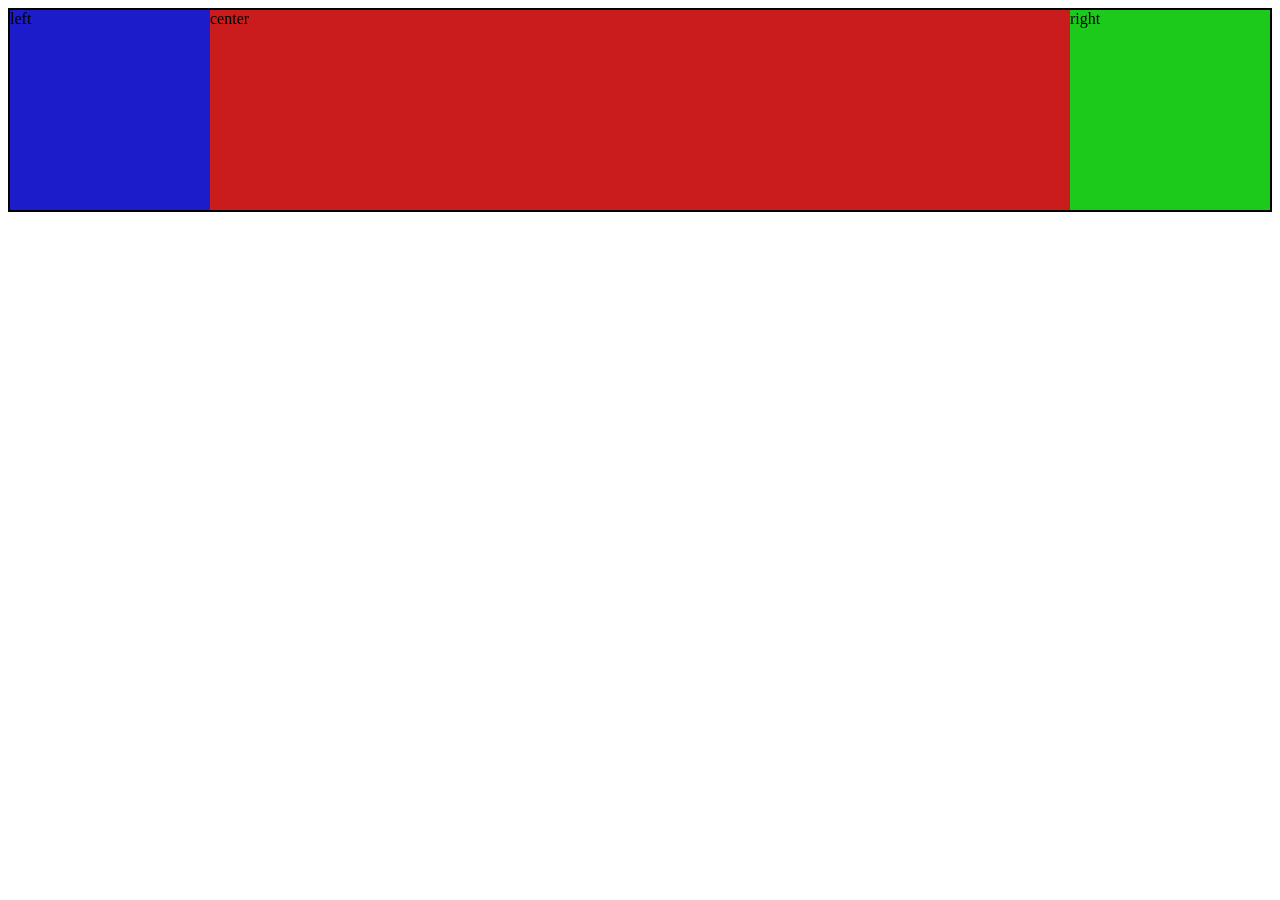
<file: problems/css-holy-grail-layout/index.html>
<!doctype html>
<html lang="zh-CN">
  <head>
    <meta charset="UTF-8" />
    <meta name="viewport" content="width=device-width, initial-scale=1.0" />
    <title>圣杯布局</title>
    <link rel="stylesheet" href="./style.css" />
  </head>

  <body>
    <div class="container">
      <main class="center">center</main>
      <aside class="left">left</aside>
      <aside class="right">right</aside>
    </div>
  </body>
</html>
</file>
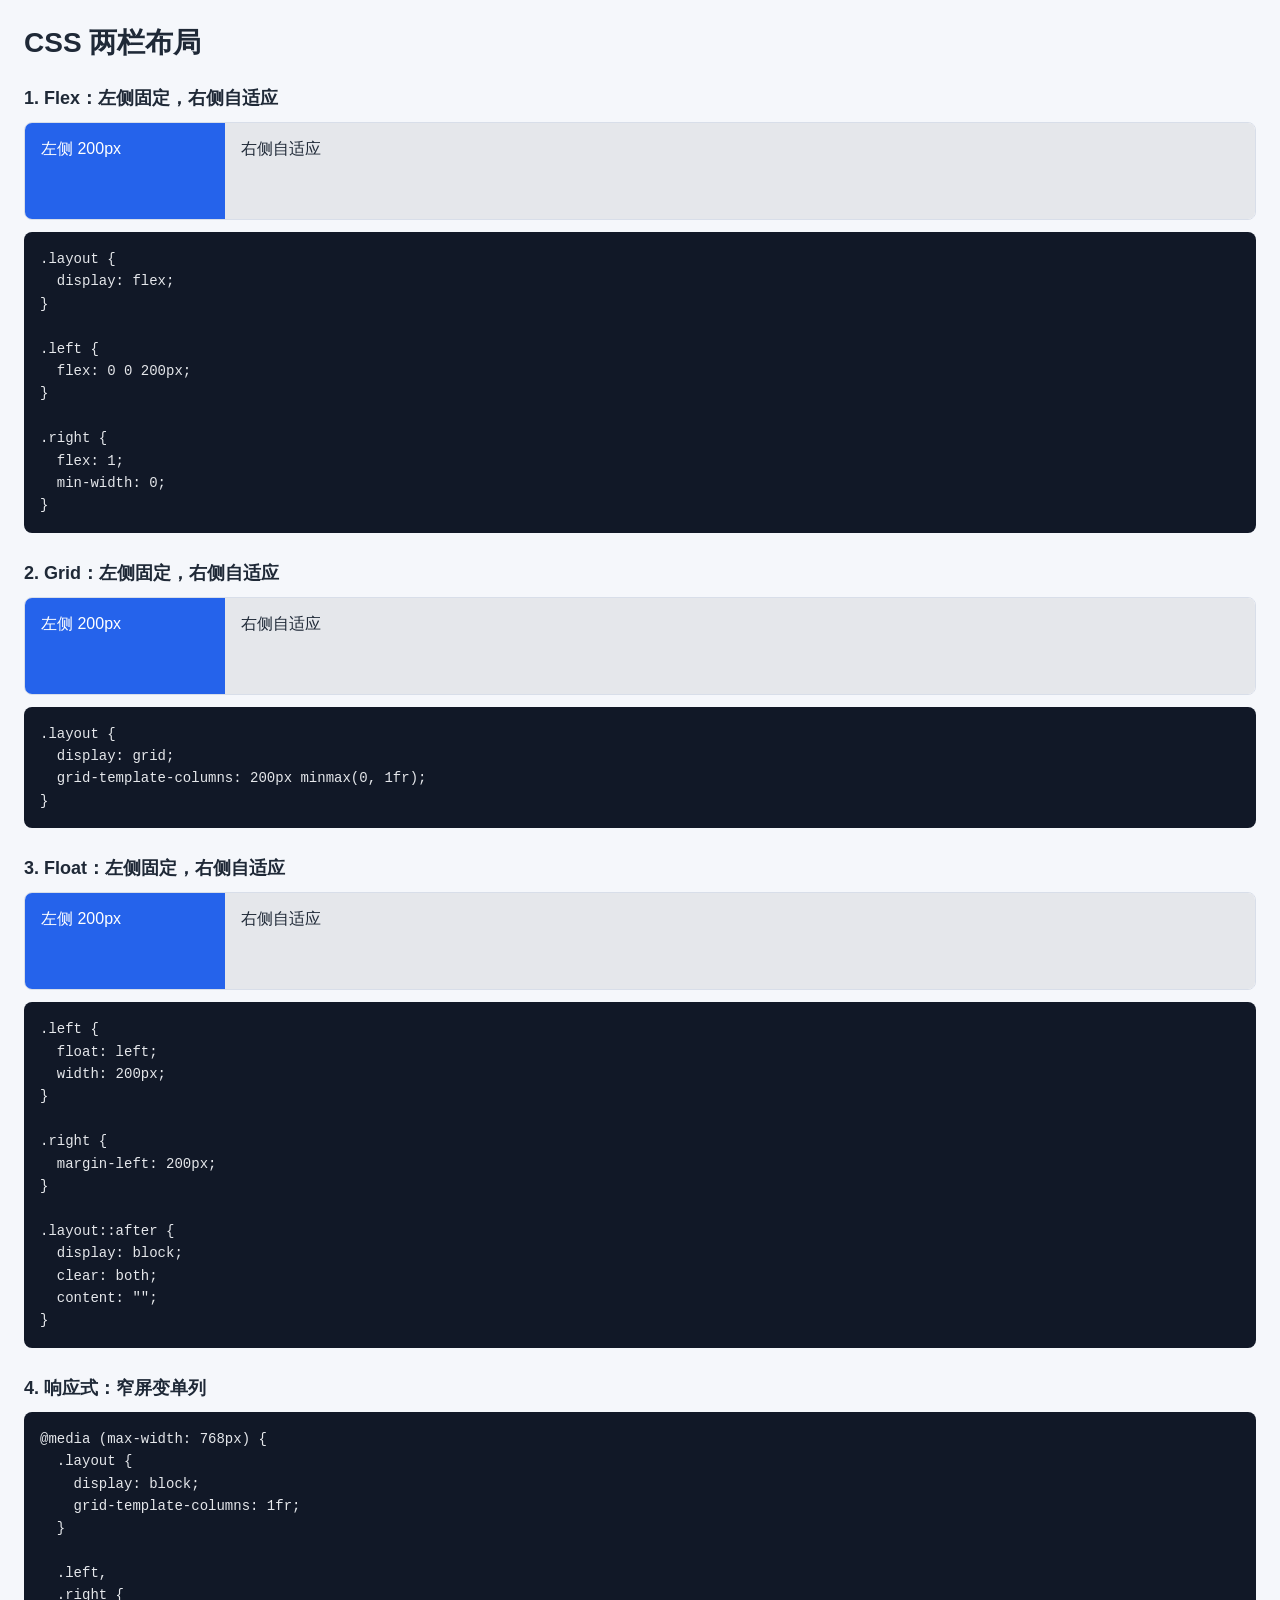
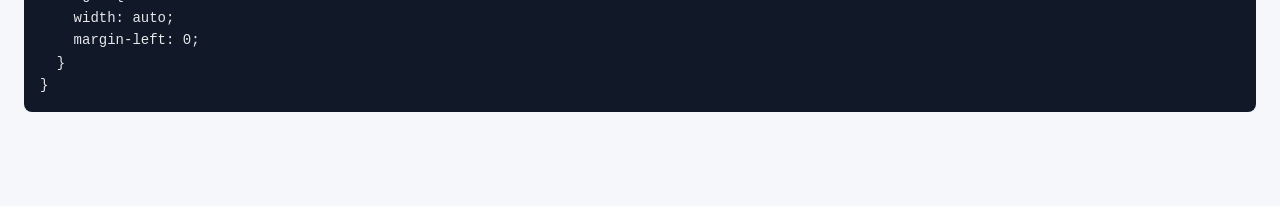
<file: problems/css-two-column/index.html>
<!DOCTYPE html>
<html lang="zh-CN">
<head>
  <meta charset="UTF-8">
  <meta name="viewport" content="width=device-width, initial-scale=1.0">
  <title>CSS 两栏布局</title>
  <style>
    * {
      box-sizing: border-box;
    }

    body {
      margin: 0;
      padding: 24px;
      color: #1f2937;
      font-family: -apple-system, BlinkMacSystemFont, "Segoe UI", sans-serif;
      background: #f5f7fb;
    }

    h1,
    h2 {
      margin: 0;
      font-weight: 700;
    }

    h1 {
      margin-bottom: 24px;
      font-size: 28px;
    }

    h2 {
      margin-bottom: 12px;
      font-size: 18px;
    }

    .section {
      margin-bottom: 28px;
    }

    .demo {
      overflow: hidden;
      margin-bottom: 12px;
      border: 1px solid #d8dee9;
      border-radius: 8px;
      background: #ffffff;
    }

    .aside,
    .main {
      min-height: 96px;
      padding: 16px;
    }

    .aside {
      color: #ffffff;
      background: #2563eb;
    }

    .main {
      background: #e5e7eb;
    }

    .flex-layout {
      display: flex;
    }

    .flex-layout .aside {
      flex: 0 0 200px;
    }

    .flex-layout .main {
      flex: 1;
      min-width: 0;
    }

    .grid-layout {
      display: grid;
      grid-template-columns: 200px minmax(0, 1fr);
    }

    .float-layout .aside {
      float: left;
      width: 200px;
    }

    .float-layout .main {
      margin-left: 200px;
    }

    .float-layout::after {
      display: block;
      clear: both;
      content: "";
    }

    pre {
      overflow-x: auto;
      margin: 0;
      padding: 16px;
      border-radius: 8px;
      color: #e5e7eb;
      background: #111827;
      font-size: 14px;
      line-height: 1.6;
    }

    code {
      font-family: "SFMono-Regular", Consolas, "Liberation Mono", monospace;
    }

    @media (max-width: 768px) {
      body {
        padding: 16px;
      }

      .flex-layout {
        display: block;
      }

      .grid-layout {
        grid-template-columns: 1fr;
      }

      .float-layout .aside {
        float: none;
        width: auto;
      }

      .float-layout .main {
        margin-left: 0;
      }
    }
  </style>
</head>
<body>
  <h1>CSS 两栏布局</h1>

  <section class="section">
    <h2>1. Flex：左侧固定，右侧自适应</h2>
    <div class="demo flex-layout">
      <aside class="aside">左侧 200px</aside>
      <main class="main">右侧自适应</main>
    </div>
    <pre><code>.layout {
  display: flex;
}

.left {
  flex: 0 0 200px;
}

.right {
  flex: 1;
  min-width: 0;
}</code></pre>
  </section>

  <section class="section">
    <h2>2. Grid：左侧固定，右侧自适应</h2>
    <div class="demo grid-layout">
      <aside class="aside">左侧 200px</aside>
      <main class="main">右侧自适应</main>
    </div>
    <pre><code>.layout {
  display: grid;
  grid-template-columns: 200px minmax(0, 1fr);
}</code></pre>
  </section>

  <section class="section">
    <h2>3. Float：左侧固定，右侧自适应</h2>
    <div class="demo float-layout">
      <aside class="aside">左侧 200px</aside>
      <main class="main">右侧自适应</main>
    </div>
    <pre><code>.left {
  float: left;
  width: 200px;
}

.right {
  margin-left: 200px;
}

.layout::after {
  display: block;
  clear: both;
  content: "";
}</code></pre>
  </section>

  <section class="section">
    <h2>4. 响应式：窄屏变单列</h2>
    <pre><code>@media (max-width: 768px) {
  .layout {
    display: block;
    grid-template-columns: 1fr;
  }

  .left,
  .right {
    width: auto;
    margin-left: 0;
  }
}</code></pre>
  </section>
</body>
</html>
</file>
<file: problems/css-holy-grail-layout/style.css>
/* 容器预留空间 */
.container {
  padding-left: 200px;
  padding-right: 200px;
  border: 2px solid #000000;
}

/* 三栏都要浮动 */
.center,
.left,
.right {
  float: left;
  min-height: 200px;
}

/* 中间填满内容区域 */
.center {
  width: 100%;
  background-color: #ca1c1c;
}

/* 左侧回到左边 */
.left {
  margin-left: -100%; /* 相对父元素 */
  width: 200px;
  position: relative;
  left: -200px; /* 相对自身 */
  background-color: #1c1cca;
}

.right {
  width: 200px;
  margin-left: -200px;
  position: relative;
  right: -200px;
  background-color: #1cca1c;
}

/* 清除浮动 */
.container::after {
  content: "";
  display: block;
  clear: both;
}
</file>
